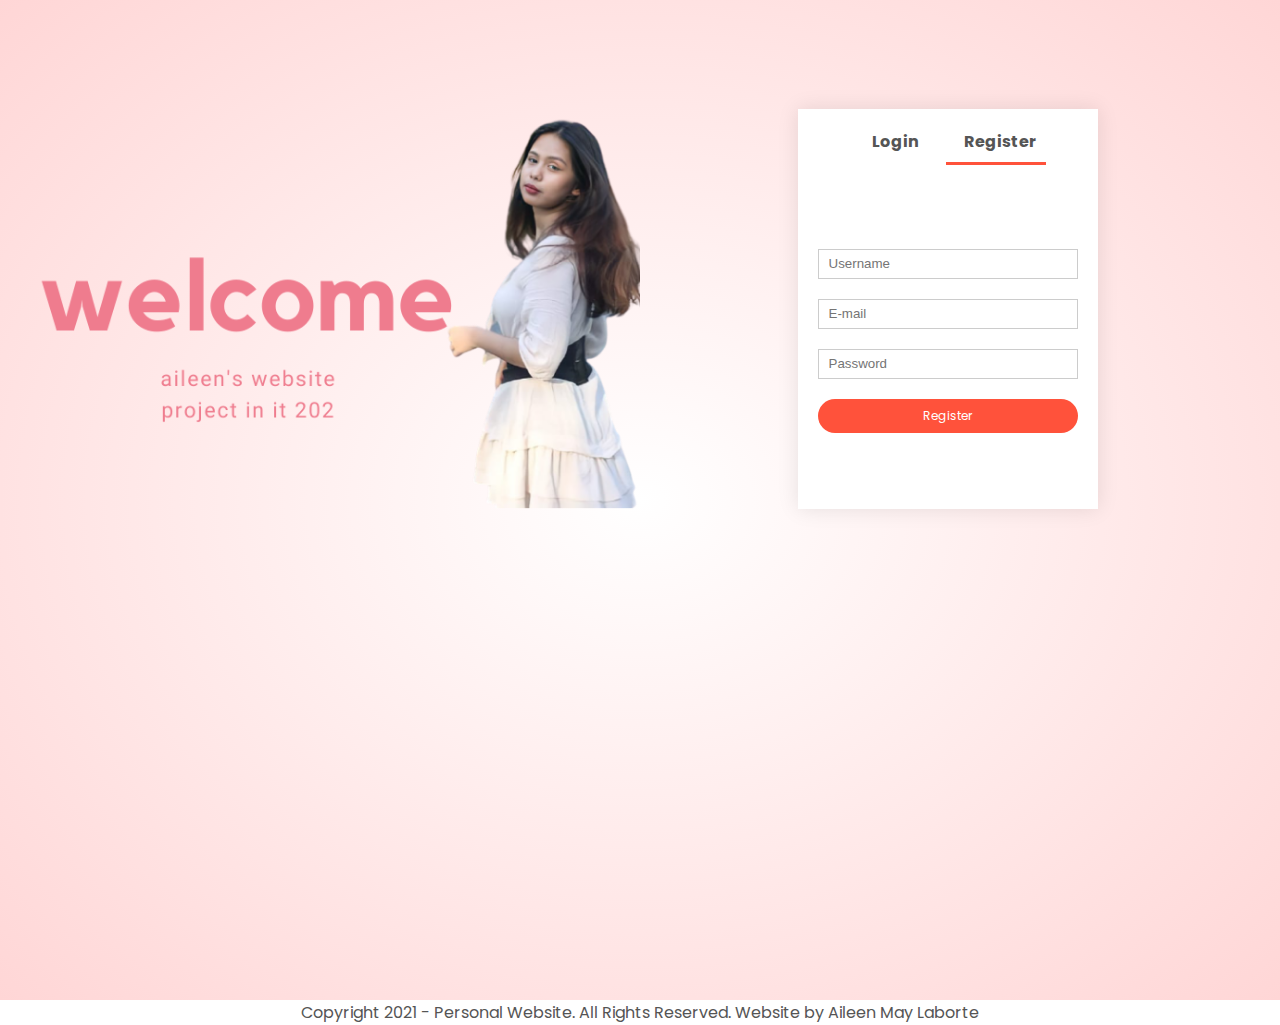
<file: Account.htm>
<!DOCTYPE html>
<html lang="en">
<head>
	<meta charset="UTF-8">
	<title>LOG IN</title>
	<link rel="stylesheet" href="css/stylee.css">
	<link href="https://fonts.googleapis.com/css2?family=Poppins:wght@300;400;500;600;700&display=swap" 
	rel="stylesheet">
	<link rel="stylesheet" href="https://stackpath.bootstrapcdn.com/font-awesome/4.7.0/css/font-awesome.min.css">
</head>
<body>
	

	
	
<div class="account-page">
<div class="container">
<div class="row">
<div class="col-2">
<img src="img/you! (3).png" width="100%">
</div>

<div class="col-2">
<div class="form-container">

<div class="form-btn">
<span onclick="login()">Login</span>
<span onclick="register()
">Register</span>
<hr id="Indicator">
</div>

<form id="LoginForm">
<input type="text" placeholder="Username">
<input type="password" placeholder="Password">
<a button type="submit" class="btn" href="index.html">Login</button> </a>
<a href="">Forgot Password</a>
</form>

<form id="RegForm">
<input type="text" placeholder="Username">
<input type="email" placeholder="E-mail">
<input type="password" placeholder="Password">
<a button type="submit" class="btn" href="index.html">Register</button> </a>

</form>

</div>
</div>

</div>
</div>
</div>
	
	
	
	
	<div class="footer">
	<div class="container">
	
	<p class="copyright">Copyright 2021 - Personal Website. All Rights Reserved. Website by Aileen May Laborte</p>
	</div>
	</div>
	
	<script>
	var LoginForm = document.getElementById("LoginForm");
	var RegForm = document.getElementById("RegForm");
	var Indicator = document.getElementById("Indicator");
	
	function register(){
		RegForm.style.transform = "translateX(0px)";
		LoginForm.style.transform = "translateX(0px)";
		Indicator.style.transform = "translateX(100px)";

	}
	
	function login(){
		RegForm.style.transform = "translateX(300px)";
		LoginForm.style.transform = "translateX(300px)";
		Indicator.style.transform = "translateX(0px)";

	}
	
	</script>
	
</body>
</html>
</file>
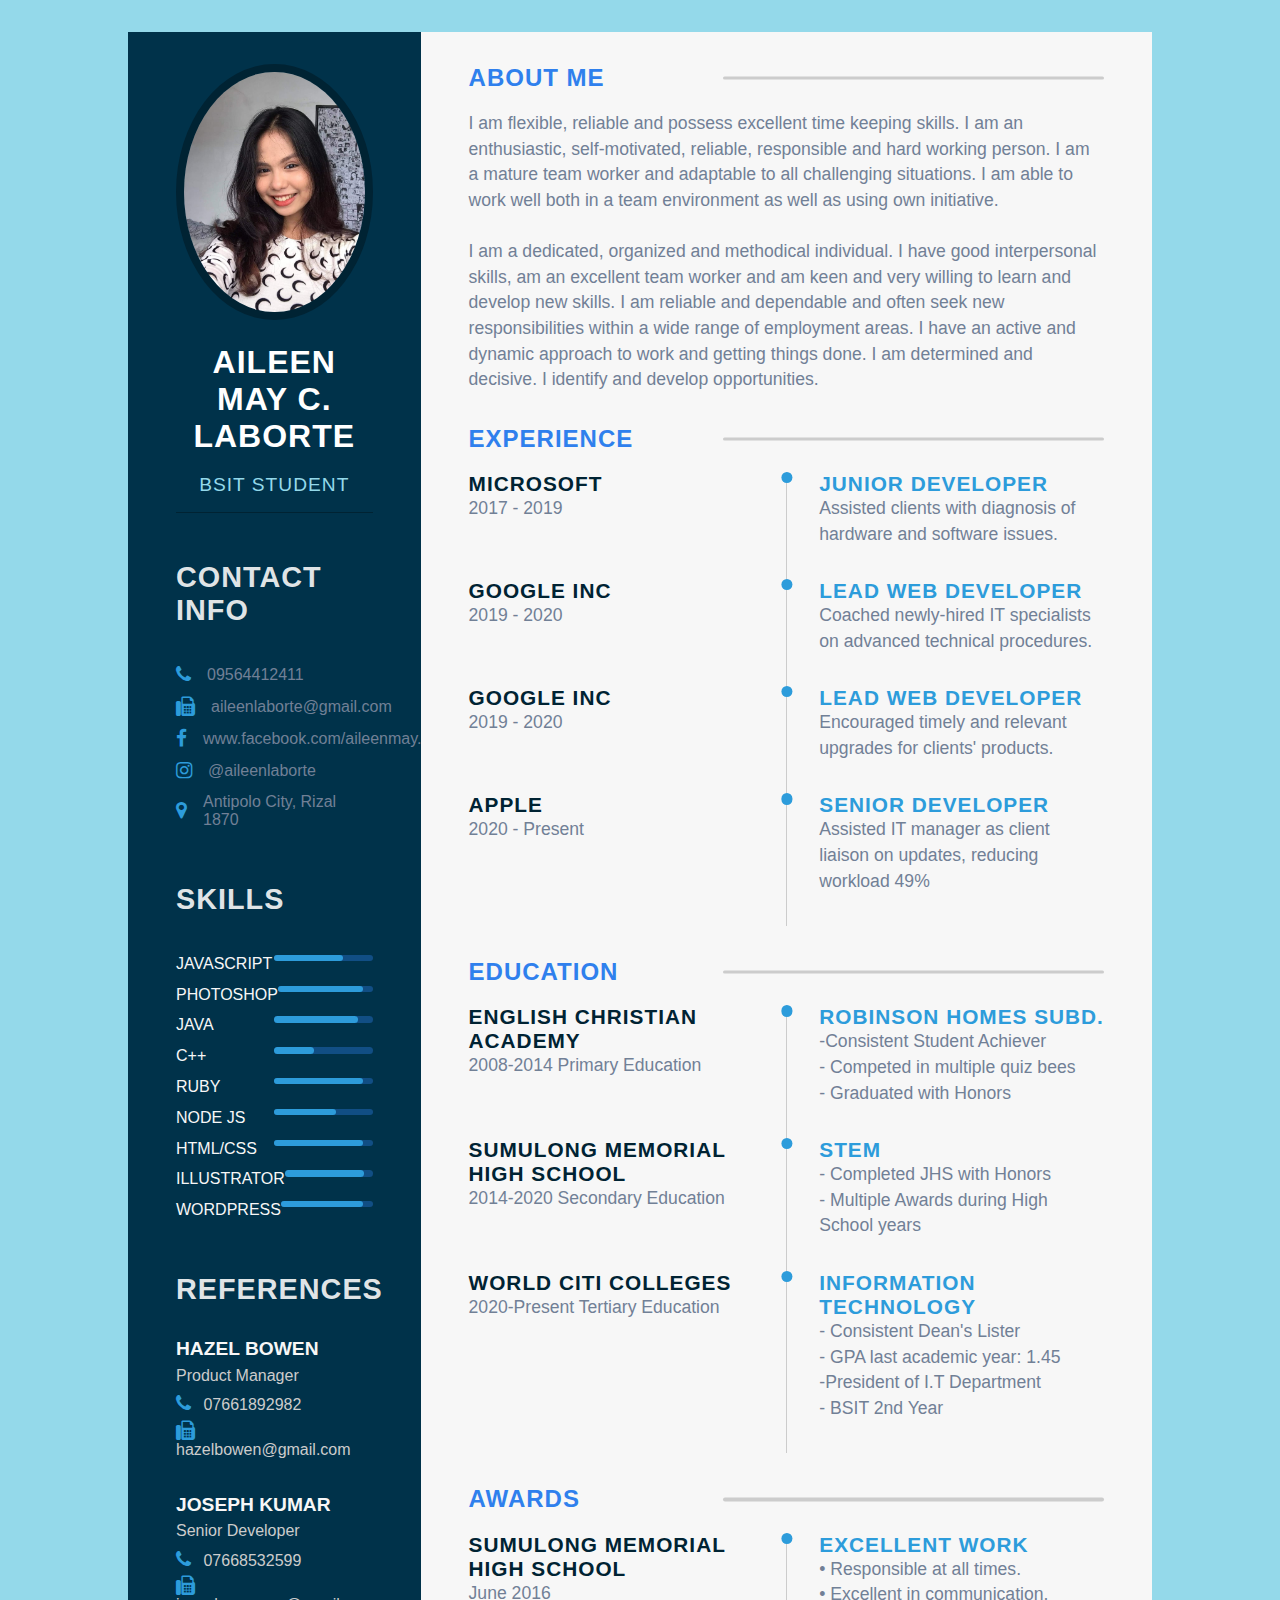
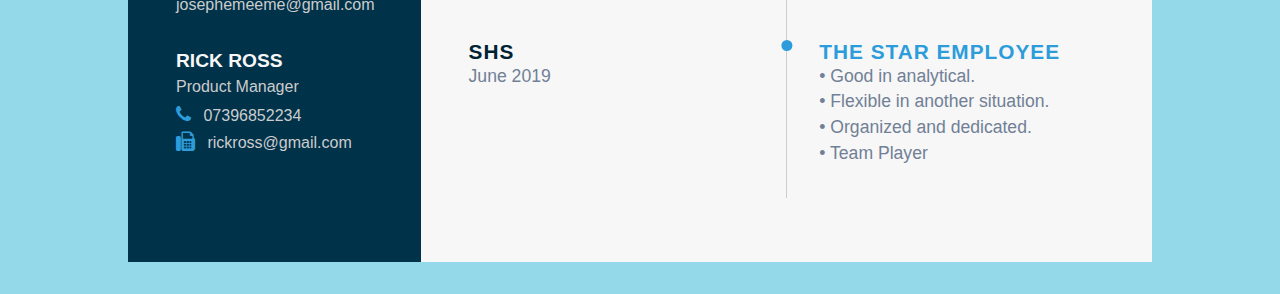
<file: CV.html>
<!DOCTYPE html>
<html lang="en">
<head>
    <meta charset="UTF-8">
    <meta http-equiv="X-UA-Compatible" content="IE=edge">
    <meta name="viewport" content="width=device-width, initial-scale=1.0">
    <title>Resume</title>
    <link rel="preconnect" href="https://fonts.gstatic.com">
    <link rel="stylesheet" href="css/styles.css">
    <link href="https://fonts.googleapis.com/css2?family=Poppins:wght@100;300;400;600&display=swap" rel="stylesheet">
    <link rel="stylesheet" href="https://cdnjs.cloudflare.com/ajax/libs/font-awesome/4.7.0/css/font-awesome.min.css">
</head>
<body>
    <main class="main-content">
        <section class="left-section">
            <div class="left-content">
                <div class="profile">
                    <div class="image">
                        <img src="img/fresh.jpg" alt="">
                    </div>
                    <h2 class="name">Aileen May C. Laborte</h2>
                    <p class="career">BSIT Student</p>
                </div>
                <div class="contact-info">
                    <h3 class="main-title">Contact Info</h3>
                    <ul>
                        <li>
                            <i class="fa fa-phone"></i>
                            09564412411
                        </li>
                        <li>
                            <i class="fa fa-fax"></i>
                            aileenlaborte@gmail.com
                        </li>
                        
                        <li>
                            <i class="fa fa-facebook"></i>
                            www.facebook.com/aileenmay.laborte
                        </li>
                        <li>
                            <i class="fa fa-instagram"></i>
                            @aileenlaborte
                        </li>
                        <li>
                            <i class="fa fa-map-marker"></i>
                            Antipolo City, Rizal 1870
                        </li>
                    </ul>
                </div>
                <div class="skills-section">
                    <h3 class="main-title">Skills</h3>
                    <ul>
                        <li>
                            <p class="skill-title">Javascript</p>
                            <div class="progress-bar">
                                <div class="progress js-progress"></div>
                            </div>
                        </li>
                        <li>
                            <p class="skill-title">Photoshop</p>
                            <div class="progress-bar">
                                <div class="progress ps-progress"></div>
                            </div>
                        </li>
                        <li>
                            <p class="skill-title">Java</p>
                            <div class="progress-bar">
                                <div class="progress j-progress"></div>
                            </div>
                        </li>
                        <li>
                            <p class="skill-title">C++</p>
                            <div class="progress-bar">
                                <div class="progress c-progress"></div>
                            </div>
                        </li>
                        <li>
                            <p class="skill-title">Ruby</p>
                            <div class="progress-bar">
                                <div class="progress ps-progress"></div>
                            </div>
                        </li>
                        <li>
                            <p class="skill-title">Node js</p>
                            <div class="progress-bar">
                                <div class="progress n-progress"></div>
                            </div>
                        </li>
                        <li>
                            <p class="skill-title">html/css</p>
                            <div class="progress-bar">
                                <div class="progress ps-progress"></div>
                            </div>
                        </li>
                        <li>
                            <p class="skill-title">illustrator</p>
                            <div class="progress-bar">
                                <div class="progress ps-progress"></div>
                            </div>
                        </li>
                        <li>
                            <p class="skill-title">Wordpress</p>
                            <div class="progress-bar">
                                <div class="progress ps-progress"></div>
                            </div>
                        </li>
                    </ul>
                </div>
                <div class="references-section">
                    <h3 class="main-title">References</h3>
                    <div class="referee">
                        <h6 class="sub-title">Hazel Bowen</h6>
                        <p class="sub-para">Product Manager</p>
                        <ul>
                            <li>
                                <i class="fa fa-phone"></i>
                                07661892982
                            </li>
                            <li>
                                <i class="fa fa-fax"></i>
                                hazelbowen@gmail.com
                            </li>
                        </ul>
                    </div>
                    <div class="referee">
                        <h6 class="sub-title">Joseph Kumar</h6>
                        <p class="sub-para">Senior Developer</p>
                        <ul>
                            <li>
                                <i class="fa fa-phone"></i>
                                07668532599
                            </li>
                            <li>
                                <i class="fa fa-fax"></i>
                                josephemeeme@gmail.com
                            </li>
                        </ul>
                    </div>
                    <div class="referee">
                        <h6 class="sub-title">Rick Ross</h6>
                        <p class="sub-para">Product Manager</p>
                        <ul>
                            <li>
                                <i class="fa fa-phone"></i>
                                07396852234
                            </li>
                            <li>
                                <i class="fa fa-fax"></i>
                                rickross@gmail.com
                            </li>
                        </ul>
                    </div>
                </div>
            </div>
        </section>
        <section class="right-section">
            <div class="right-main-content">
                <section class="about sect">
                    <h2 class="right-title">About Me</h2>
                    <p class="para">
                        I am flexible, reliable and possess excellent time keeping skills. I am an enthusiastic, self-motivated, reliable, responsible and hard working person. I am a mature team worker and adaptable to all challenging situations. I am able to work well both in a team environment as well as using own initiative. <br>
                        <br>
                        I am a dedicated, organized and methodical individual. I have good interpersonal skills, am an excellent team worker and am keen and very willing to learn and develop new skills. I am reliable and dependable and often seek new responsibilities within a wide range of employment areas. I have an active and dynamic approach to work and getting things done. I am determined and decisive. I identify and develop opportunities.
                    </p>
                </section>

                <section class="experince sect">
                    <h2 class="right-title">Experience</h2>
                    <div class="timeline">
                        <div class="left-tl-content">
                            <h5 class="tl-title">Microsoft</h5>
                            <p class="para">2017 - 2019</p>
                        </div>
                        <div class="right-tl-content">
                            <div class="tl-content">
                                <h5 class="tl-title-2">Junior Developer</h5>
                                <p class="para">
                                    Assisted clients with diagnosis of hardware and software issues.
                                </p>
                            </div>
                        </div>
                    </div>
                    <div class="timeline">
                        <div class="left-tl-content">
                            <h5 class="tl-title">Google Inc</h5>
                            <p class="para">2019 - 2020</p>
                        </div>
                        <div class="right-tl-content">
                            <div class="tl-content">
                                <h5 class="tl-title-2">Lead Web developer</h5>
                                <p class="para">
                                    Coached newly-hired IT specialists on advanced technical procedures.
                                </p>
                            </div>
                        </div>
                    </div>
                    <div class="timeline">
                        <div class="left-tl-content">
                            <h5 class="tl-title">Google Inc</h5>
                            <p class="para">2019 - 2020</p>
                        </div>
                        <div class="right-tl-content">
                            <div class="tl-content">
                                <h5 class="tl-title-2">Lead Web developer</h5>
                                <p class="para">
                                    Encouraged timely and relevant upgrades for clients' products.
                                </p>
                            </div>
                        </div>
                    </div>
                    <div class="timeline">
                        <div class="left-tl-content">
                            <h5 class="tl-title">Apple</h5>
                            <p class="para">2020 - Present</p>
                        </div>
                        <div class="right-tl-content">
                            <div class="tl-content">
                                <h5 class="tl-title-2">Senior Developer</h5>
                                <p class="para">
                                    Assisted IT manager as client liaison on updates, reducing workload 49%
                                </p>
                            </div>
                        </div>
                    </div>
                </section>
                <section class="education sect">
                    <h2 class="right-title">education</h2>
                    <div class="timeline">
                        <div class="left-tl-content">
                            <h5 class="tl-title">English Christian Academy</h5>
                            <p class="para">2008-2014 Primary Education</p>
                        </div>
                        <div class="right-tl-content">
                            <div class="tl-content">
                                <h5 class="tl-title-2">Robinson Homes Subd.</h5>
                                <p class="para">
                                    -Consistent Student Achiever <br>
					- Competed in multiple quiz bees <br>
					- Graduated with Honors

                                </p>
                            </div>
                        </div>
                    </div>
                    <div class="timeline">
                        <div class="left-tl-content">
                            <h5 class="tl-title">Sumulong Memorial High School</h5>
                            <p class="para">2014-2020 Secondary Education</p>
                        </div>
                        <div class="right-tl-content">
                            <div class="tl-content">
                                <h5 class="tl-title-2">STEM</h5>
                                <p class="para">
                                    - Completed JHS with Honors <br>
					- Multiple Awards during High School years

                                </p>
                            </div>
                        </div>
                    </div>
                    <div class="timeline">
                        <div class="left-tl-content">
                            <h5 class="tl-title">World Citi Colleges</h5>
                            <p class="para">2020-Present Tertiary Education	</p>
                        </div>
                        <div class="right-tl-content">
                            <div class="tl-content">
                                <h5 class="tl-title-2">Information Technology</h5>
                                <p class="para">
                                    - Consistent Dean's Lister <br>
					- GPA last academic year: 1.45 <br>
					-President of I.T Department <br>
					- BSIT 2nd Year <br>

                                </p>
                            </div>
                        </div>
                    </div>
                </section>
                <section class="awards sect">
                    <h2 class="right-title">Awards</h2>
                    <div class="timeline">
                        <div class="left-tl-content">
                            <h5 class="tl-title">Sumulong Memorial High School</h5>
                            <p class="para">June 2016</p>
                        </div>
                        <div class="right-tl-content">
                            <div class="tl-content">
                                <h5 class="tl-title-2">Excellent Work</h5>
                                <p class="para">
                                    •	Responsible at all times. <br>
•	Excellent in communication.

                                </p>
                            </div>
                        </div>
                    </div>
                    <div class="timeline">
                        <div class="left-tl-content">
                            <h5 class="tl-title">SHS</h5>
                            <p class="para">June 2019</p>
                        </div>
                        <div class="right-tl-content">
                            <div class="tl-content">
                                <h5 class="tl-title-2">The Star Employee</h5>
                                <p class="para">
                                    •	Good in analytical. <br>
•	Flexible in another situation. <br>
•	Organized and dedicated. <br>
•	Team Player <br> 

                                </p>
                            </div>
                        </div>
                    </div>
                </section>
            </div>
        </section>
    </main>
</body>
</html>
</file>
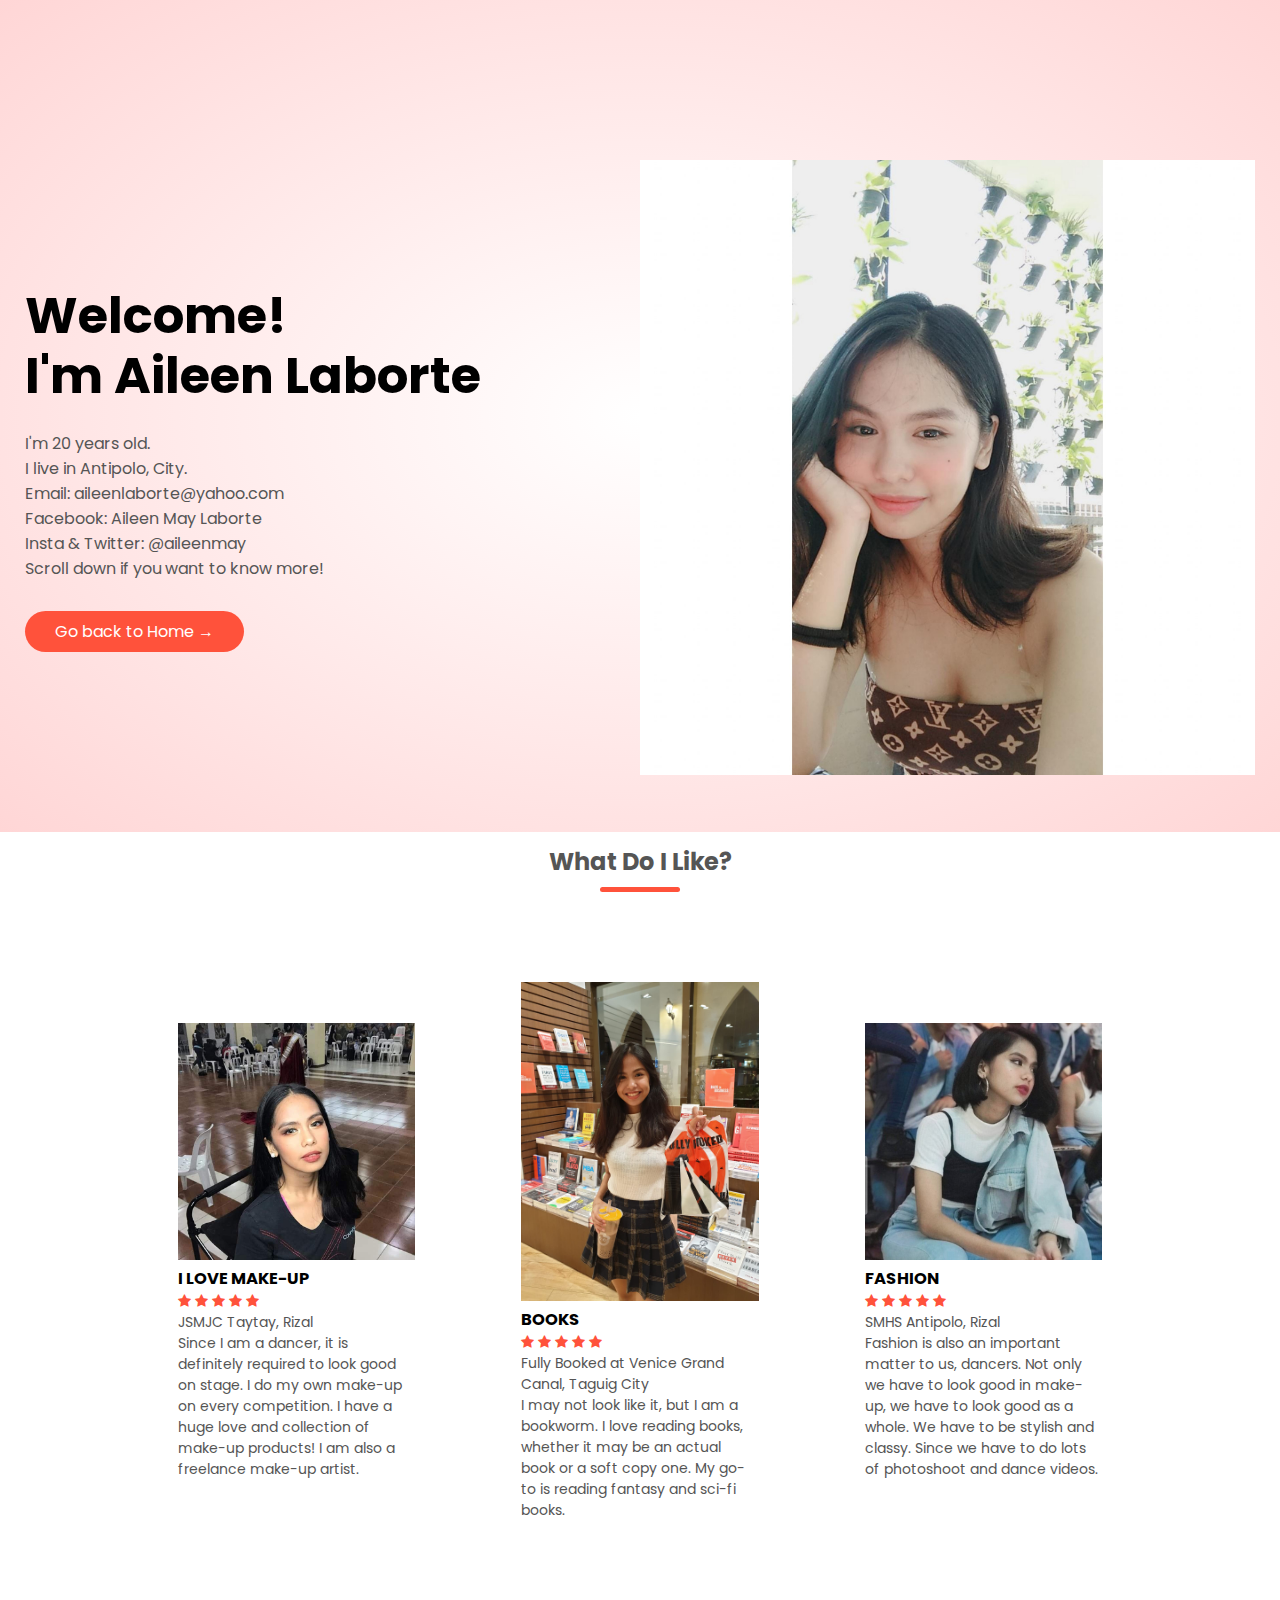
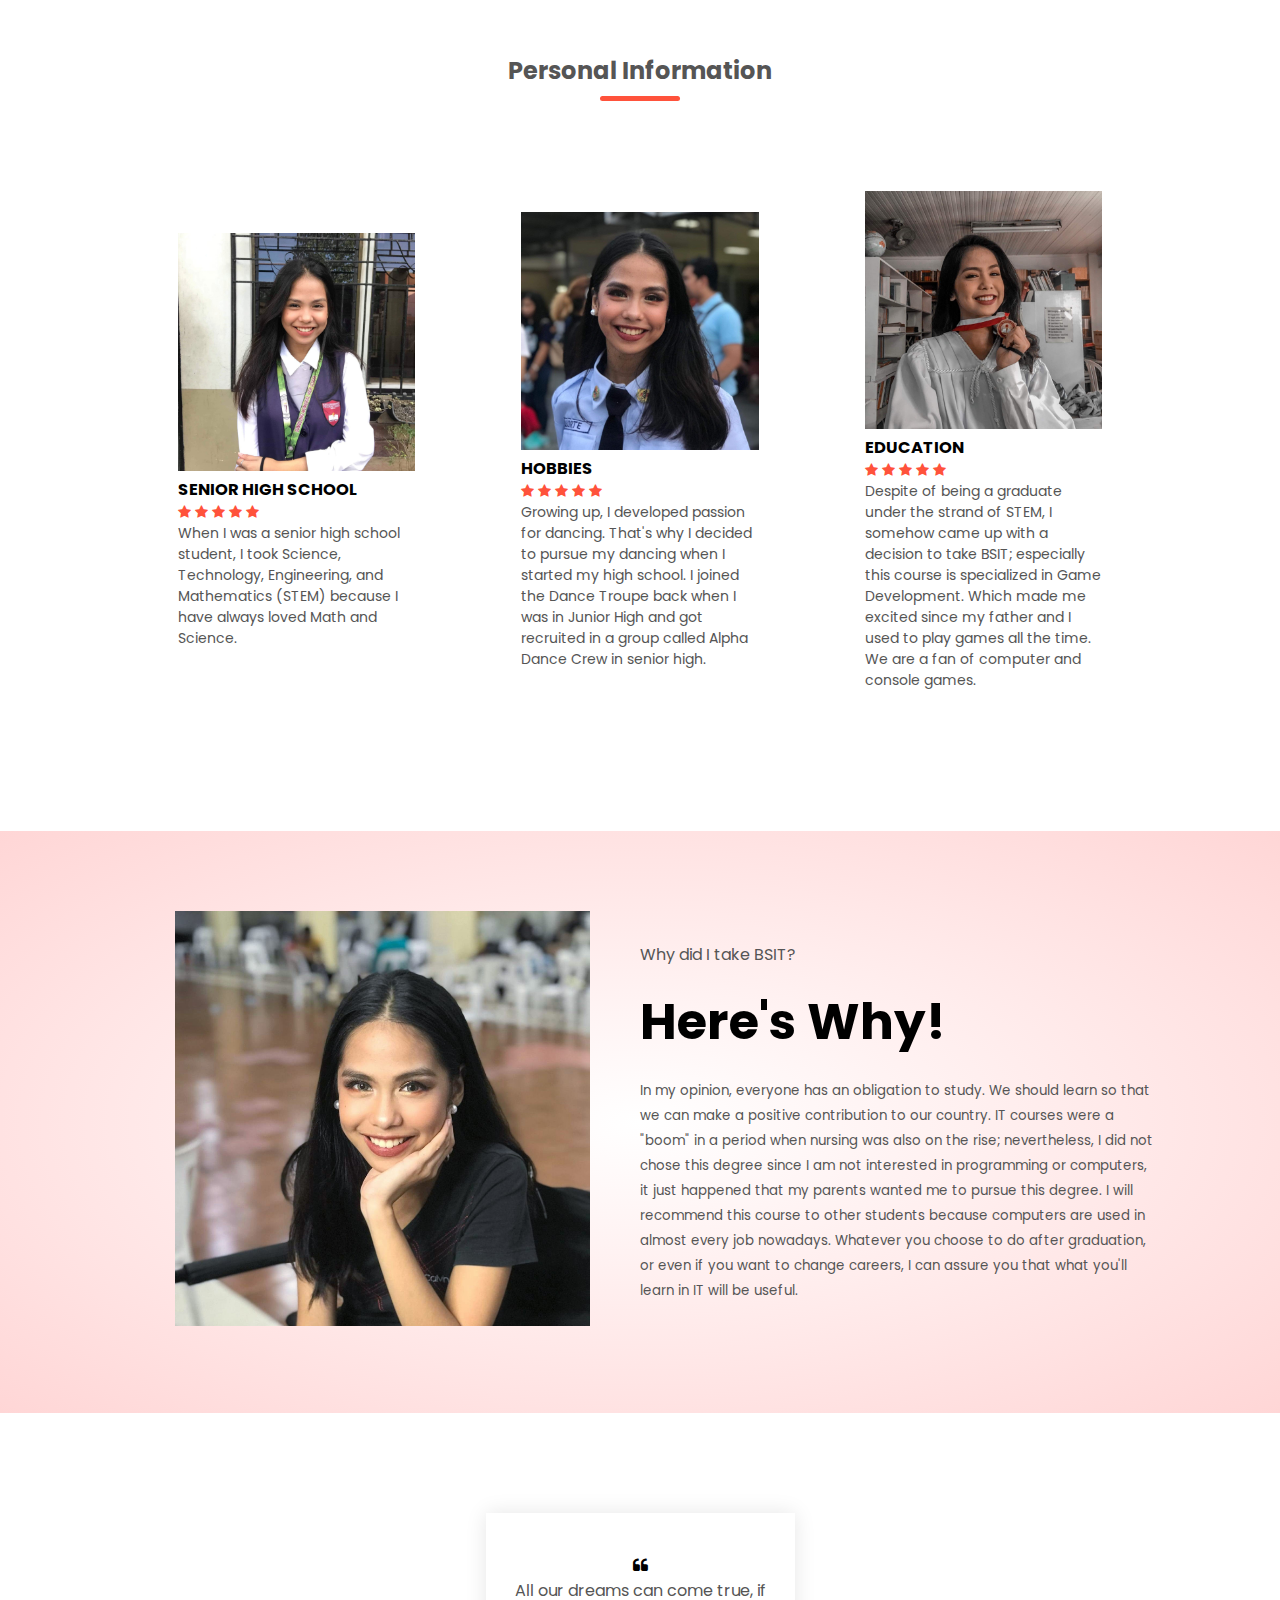
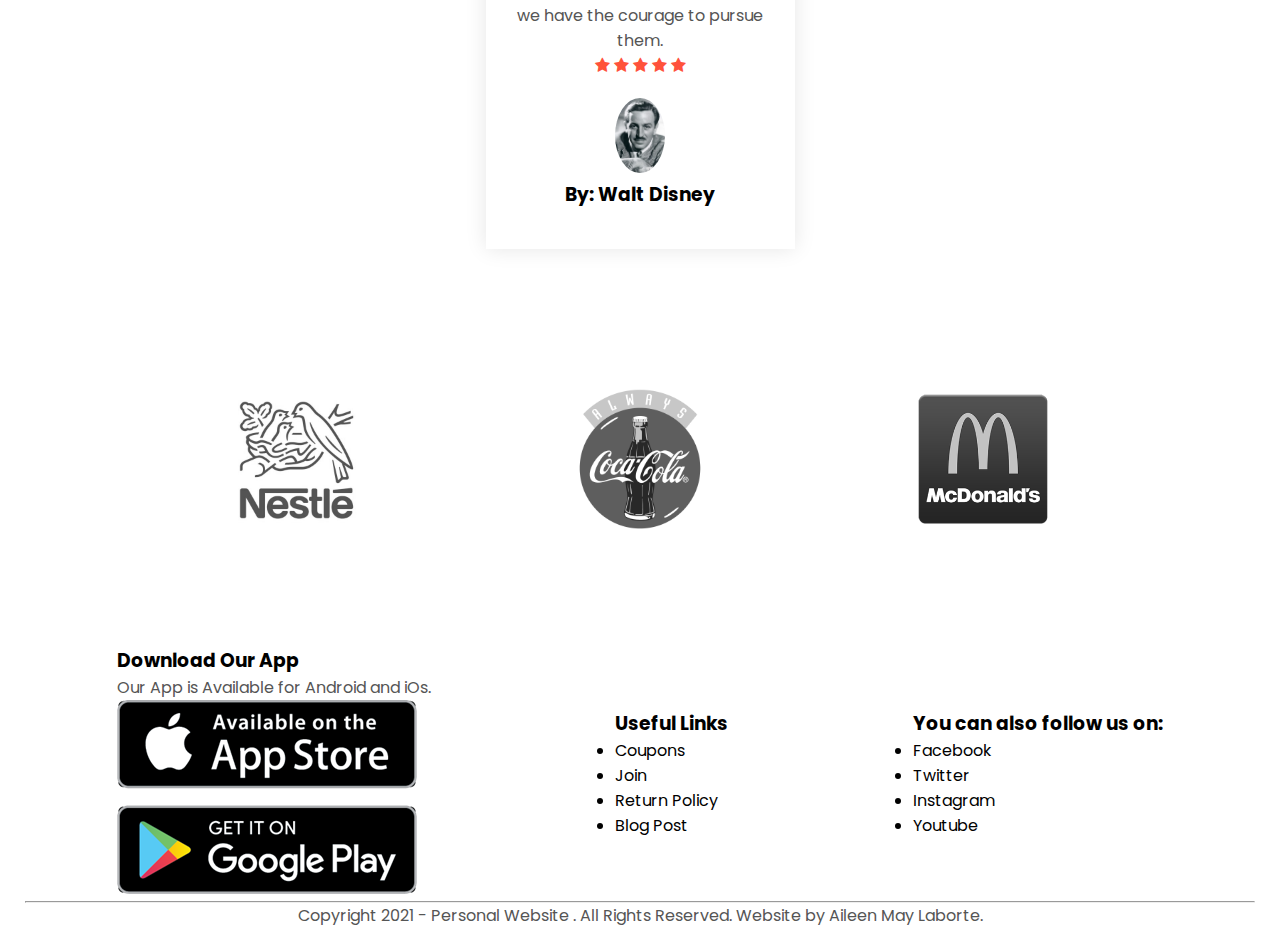
<file: Me.htm>
<!DOCTYPE html>
<html lang="en">
<head>
	<meta charset="UTF-8">
	<title>About Me</title>
	<link rel="stylesheet" href="css/stylee.css">
	<link href="https://fonts.googleapis.com/css2?family=Poppins:wght@300;400;500;600;700&display=swap" 
	rel="stylesheet">
	<link rel="stylesheet" href="https://stackpath.bootstrapcdn.com/font-awesome/4.7.0/css/font-awesome.min.css">
</head>
<body>
	<div class="header">
		
	<div class="container">
	<div class="navbar">
	<div class="logo">
</div>


</div>
	<div class="row">
		<div class="col-2">
			<h1>Welcome!<br> I'm Aileen Laborte</h1>
			<p>I'm 20 years old. <br> I live in Antipolo, City.<br>Email: aileenlaborte@yahoo.com<br>Facebook: Aileen May Laborte<br>Insta & Twitter: @aileenmay<br>Scroll down if you want to know more!</p>
			<a href="index.html" class="btn">Go back to Home &#8594</a>
		</div>
		<div class="col-2">
			<img src="img/me..png">
		</div>
	</div>
	</div>
</div>
	<!------------- featured categories ------------->
	
	
	<!------- featured products ------>
	<div class="small-container">
		<h2 class="title">What Do I Like?</h2>
		<div class="row">
		<div class="col-4">
		<img src="img/me1.png">
		<h3>I LOVE MAKE-UP</h3>
		<div class="rating">
		<i class="fa fa-star"></i>
		<i class="fa fa-star"></i>
		<i class="fa fa-star"></i>
		<i class="fa fa-star"></i>
		<i class="fa fa-star"></i>
		</div>
		<p>JSMJC Taytay, Rizal</p>
		<p>Since I am a dancer, it is definitely required to look good on stage. I do my own make-up on every competition. I have a huge love and collection of make-up products! I am also a freelance make-up artist.</p>
		
		</div>
		
		<div class="col-4">
		<img src="img/me9.png">
		<h3>BOOKS</h3>
		<div class="rating">
		<i class="fa fa-star"></i>
		<i class="fa fa-star"></i>
		<i class="fa fa-star"></i>
		<i class="fa fa-star"></i>
		<i class="fa fa-star"></i>
		</div>
		<p>Fully Booked at Venice Grand Canal, Taguig City</p>
		<p>I may not look like it, but I am a bookworm. I love reading books, whether it may be an actual book or a soft copy one. My go-to is reading fantasy and sci-fi books.</p>
		
		</div>
		
		<div class="col-4">
		<img src="img/me2.png">
		<h3>FASHION</h3>
		<div class="rating">
		<i class="fa fa-star"></i>
		<i class="fa fa-star"></i>
		<i class="fa fa-star"></i>
		<i class="fa fa-star"></i>
		<i class="fa fa-star"></i>
		</div>
		<p>SMHS Antipolo, Rizal</p>
		<p>Fashion is also an important matter to us, dancers. Not only we have to look good in make-up, we have to look good as a whole. We have to be stylish and classy. Since we have to do lots of photoshoot and dance videos.</p>
		
		</div>
		
	
		
		

		
		</div>
		
		<h2 class="title"><br>Personal Information</h2>
			<div class="row">
			<div class="col-4">
		<img src="img/me3.png">
		<h3>SENIOR HIGH SCHOOL</h3>
		<div class="rating">
		<i class="fa fa-star"></i>
		<i class="fa fa-star"></i>
		<i class="fa fa-star"></i>
		<i class="fa fa-star"></i>
		<i class="fa fa-star"></i>
		</div>
		<p>When I was a senior high school student, I took Science, Technology, Engineering, and Mathematics (STEM) because I have always loved Math and Science.</p>
		
		</div>
		
		<div class="col-4">
		<img src="img/me7.png">
		<h3>HOBBIES</h3>
		<div class="rating">
		<i class="fa fa-star"></i>
		<i class="fa fa-star"></i>
		<i class="fa fa-star"></i>
		<i class="fa fa-star"></i>
		<i class="fa fa-star"></i>
		</div>
		<p>Growing up, I developed passion for dancing. That's why I decided to pursue my dancing when I started my high school. I joined the Dance Troupe back when I was in Junior High and got recruited in a group called Alpha Dance Crew in senior high.</p>
		</div>
		
		<div class="col-4">
		<img src="img/me6.png">
		<h3>EDUCATION</h3>
		<div class="rating">
		<i class="fa fa-star"></i>
		<i class="fa fa-star"></i>
		<i class="fa fa-star"></i>
		<i class="fa fa-star"></i>
		<i class="fa fa-star"></i>
		</div>
		<p>Despite of being a graduate under the strand of STEM, I somehow came up with a decision to take BSIT; especially this course is specialized in Game Development. Which made me excited since my father and I used to play games all the time. We are a fan of computer and console games.</p>
		
		</div>
		

		
		</div>

		
		</div>

	
	
	</div>
	
	<!----------------- offer -------------------->
	<div class="offer">
	<div class="small-container">
	<div class="row">
	<div class="col-2">
	<img src="img/me4.png" class="offer-img">
	</div>
	<div class="col-2">
	<p>Why did I take BSIT?</p>
	<h1>Here's Why!</h1>
	<small>In my opinion, everyone has an obligation to study. We should learn so that we can make a positive contribution to our country. IT courses were a "boom" in a period when nursing was also on the rise; nevertheless, I did not chose this degree since I am not interested in programming or computers, it just happened that my parents wanted me to pursue this degree. I will recommend this course to other students because computers are used in almost every job nowadays. Whatever you choose to do after graduation, or even if you want to change careers, I can assure you that what you'll learn in IT will be useful.</small>
	</div>
	</div>
	</div>
	</div>
	
	<!-------------->
	
	<div class="testimonial">
	<div class="small-container">
	<div class="row">
	<div class="col-3">
	<i class="fa fa-quote-left"></i>
	<p>All our dreams can come true, if we have the courage to pursue them.</p>
	<div class="rating">
		<i class="fa fa-star"></i>
		<i class="fa fa-star"></i>
		<i class="fa fa-star"></i>
		<i class="fa fa-star"></i>
		<i class="fa fa-star"></i>
		</div>
	<img src="img/err.png">
	<h3>By: Walt Disney</h3>
	</div>
	
	
	</div>
	</div>
	</div>
	
	<div class="brands">
	<div class="small-container">
	<div class="row">
	<div class="col-5">
	<img src="img/nest.png" width="100px">
	</div>
	<div class="col-5">
	<img src="img/cc.png" width="100px">
	</div>
	<div class="col-5">
	<img src="img/mcdo.png" width="100px">
	</div>
	</div>
	</div>
	</div>
	
	<div class="footer">
	<div class="container">
	<div class="row">
	<div class="footer-col-1">
	<h3>Download Our App</h3>
	<p>Our App is Available for Android and iOs.</p>
	<img src="img/logos.png">
	</div>
	<div class="footer-col-3">
	<h3>Useful Links</h3>
	<ul>
	<li>Coupons</li>
	<li>Join </li>
	<li>Return Policy</li>
	<li>Blog Post</li>

	</ul>
	</div>
	<div class="footer-col-4">
	<h3>You can also follow us on:</h3>
	<ul>
	<li>Facebook</li>
	<li>Twitter</li>
	<li>Instagram</li>
	<li>Youtube</li>

	</ul>
	</div>
	</div>
	<hr>
	<p class="copyright">Copyright 2021 - Personal Website . All Rights Reserved. Website by Aileen May Laborte.</p>
	</div>
	</div>
	
</body>
</html>
</file>
<file: css/stylee.css>
*{
	margin: 0;
	padding: 0;
	box-sizing: border-box;
}

body{
font-family: 'Poppins', sans-serif;
}
.navbar{
	display: flex;
	align-items: center;
	padding: 20px;
}
nav{
	flex: 1;
	text-align: right;
}
nav ul{
	display: inline-block;
	list-style-type: none;
}
nav ul li{
	display: inline-block;
	margin-right: 20px;
}
a{
	text-decoration: none;
	color: #555;
}
p{
	color: #555;
}
.container{
	max-width: 1300px;
	margin: auto;
	padding-left: 25px;
	padding-right: 25px;
	}
.row{
	display: flex;
	align-items: center;
	flex-wrap: wrap;
	justify-content: space-around;
}
.col-2{
	flex-basis: 50%;
	min-width:300px;
}
.col-2 img{
	max-width: 100%;
	padding: 50px 0;
}
.col-2 h1{
	font-size: 50px;
	line-height: 60px;
	margin: 25px 0;
	}
.btn{
	display: inline-block;
	background: #ff523b;
	color: #fff;
	padding: 8px 30px;
	margin: 30px 0;
	border-radius: 30px;
	transition: background 0.5s;
}


.btn:hover{
	background: #563434;
}
.header{
	background: radial-gradient(#fff, #ffd6d6);
}
.header .row{
	margin-top: 70px;
}


.categories{
	margin: 70px 0;
}
.col-3{
	flex-basis: 30%;
	min-width: 250px;
	margin-bottom: 30px;
}
.col-3 img{
width: 100%;
}

.small-container{
	max-width: 1080px;
	margin: auto;
	padding-left: 25px;
	padding-right: 25px;
}

.col-4{
	flex-basis: 25%;
	padding: 10px;
	min-width: 200px;
	margin-bottom: 50px;
}

.col-4 img{
	width: 100%
}

.title{
	text-align: center;
	margin: 0 auto 80px; 
	position: relative;
	line-height: 60px;
	color: #555;
}

.title::after{
	content:'';
	background: #ff523b;
	width: 80px;
	height: 5px;
	border-radius: 5px;
	position: absolute;
	bottom: 0;
	left: 50%;
	transform: translateX(-50%);
	}
h4{
	color: #555;
	font-weight: bold;
}

.col-4{
	font-size:14px;
}

.rating .fa{
	color: #ff523b;
}

.offer{
	background: radial-gradient(#fff, #ffd6d6);
	
	margin-top: 80px;
	padding: 30px 0;
}

.col-2 .offer-img{
	padding: 50px;

}
small{
color: #555;
}

.testimonial{
padding-top: 100px;
}
.testimonial .col-3{
text-align: center;
padding: 40px 20px;
box-shadow: 0 0 20px 0px rgba(0,0,0,0.1);
cursor: pointer;
transition: transform 0.5s;
}
.testimonial .col-3 img{
width: 50px;
margin-top: 20px;
border-radius: 50%;
}

.testimonial .col-3:hover{
transform: translateY(-10px);
}


.brands{
margin: 100px auto;
}

.col-5{
width: 160px;
}

.col-5 img{
width: 100%;
cursor: pointer;
filter: grayscale(100%);
}
.copyright{
text-align: center;
}

.row-2{
justify-content: space-around;
margin: 100px auto 50px;
}

select{
border: 1px solid #ff523b;
padding: 5px;
}


select:focus{
outline: none;
}

.page-btn{
margin: 0 auto 80px;

}

.page-btn span{
display: inline-block;
border: 1px solid #ff523b;
margin-left: 10px;
width: 40px;
height: 40px;
text-align: center;
line-height: 40px;
cursor: pointer;
}


.page-btn span:hover{
background: #ff523b;
color: #fff;
}



.single-product{
margin-top: 80px;
}

.single-product .col-2 img{
padding: 0;
}

.single-product .col-2{
padding: 20px;
}




.single-product select{
display: block;
padding: 10px;
margin-top: 20px;
}

.single-product input{
width: 50px;
height: 40px;
padding-left: 10px;
font-size: 20px;
margin-right: 10px;
border: 1px solid #ff523b;
}


.cart-page{
margin: 80px auto;

}

table{
width: 100%;
border-collapse: collapse;
}

.cart-info{
display: flex;
flex-wrap: wrap;
}

th{
text-align: left;
padding: 5px;
color: #fff;
background: #ff523b;
font-weight: normal;
}

td{
padding: 10px 5px;
}

td input{
width: 40px;
height: 30px;
padding: 5px;

}


td a{
color: #ff523b;
font-size: 12px;

}

td img{
width: 250px;
height: 130px;
margin-right: 10px;
}

.total-price{
display: flex;
justify-content: flex-end;

}

.total-price table{
border-top: 3px solid #ff523b;
width: 100%;
max-width: 400px;

}


td:last-child{
text-align: right;
}

th:last-child{
text-align: right;
}

.account-page{

padding: 50px 0;
background: radial-gradient(#fff,#ffd6d6);
height: 1000px;
}

.form-container{
background: #fff;
width: 300px;
height: 400px;
position: relative;
text-align: center;
padding: 20px 0;
margin: auto;
box-shadow: 0 0 20px 0px rgba(0,0,0,0.1);
overflow: hidden;
}

.form-container span{
font-weight: bold;
padding: 0 10px;
color: #555;
cursor: pointer;
width: 100px;
display: inline-block;

}

.form-btn{
display: inline-block;
}

.form-container form{
max-width: 300px;
padding: 0 20px;
position: absolute;
top: 130px;
transition: transform 1s;
}

form input{
width: 100%;
height:30px;
margin: 10px 0;
padding: 0 10px;
border: 1px solid #ccc;
}


form .btn{
width: 100%;
border: none;
cursor: pointer;
margin: 10px 0;
}

form .btn:focus{
outline: none;
}





#LoginForm{
left: -300px;
}

#RegForm{
left: 0; 
}


form a{
font-size: 12px;
}

#Indicator{
width: 100px;
border: none;
background: #ff523b;
height: 3px;
margin-top: 8px;
transform: translateX(100px);
transition: transform 1s;
}
</file>
<file: css/styles.css>
*{
    padding: 0;
    margin: 0;
    box-sizing: border-box;
    list-style: none;
    font-family: 'Nunito', sans-serif;
}

body{
    background-color: #94D9EA;
}

.main-content{
    min-height: 100vh;
    width: 80%;
    margin: 2rem auto;
    display: grid;
    grid-template-columns: repeat(7, 1fr);
}

.left-section{
    grid-column: span 2;
    height: 100%;
    background-color: #00324A;
}
.right-section{
    grid-column: span 5;
    background-color: #f7f7f7;
    height: 100%;
}


.left-content{
    padding: 2rem 3rem;
}
.profile{
    width: 100%;
    border-bottom: 1px solid #002333;
}

.image{
    width: 100%;
    text-align: center;
}
.profile img{
    width: 100%;
    border-radius: 50%;
    border: 8px solid #002333;
    
}

.name{
    font-size: 2rem;
    color: white;
    text-align: center;
    text-transform: uppercase;
    letter-spacing: 1px;
    padding: 1.2rem 0;
}

.career{
    font-size: 1.2rem;
    color: #94D9EA;
    text-align: center;
    text-transform: uppercase;
    letter-spacing: 1px;
    padding-bottom: 1rem;
}

.main-title{
    font-size: 1.8rem;
    text-transform: uppercase;
    letter-spacing: 1px;
    color: #f7f7f7ec;
    padding-top: 3rem;
}

.contact-info ul{
    padding-top: 2rem;
}

.contact-info ul li{
    padding: .4rem 0;
    display: flex;
    align-items: center;
    color: #718096;
}
.contact-info ul li i{
    padding-right: 1rem;
    font-size: 1.2rem;
    color: #2D9CDB;
}

.skills-section ul{
    padding-top: 2rem;
}
.skills-section ul li{
    display: grid;
    grid-template-columns: repeat(2, 1fr);
    padding: .4rem 0;
}

.progress-bar{
    width: 100%;
    height: .4rem;
    background-color: #2f81ed5b;
    position: relative;
    border-radius: 12px;
}
.progress{
    height: 100%;
    position: absolute;
    left: 0;
    background-color: #2D9CDB;
    border-radius: 12px;
}
.js-progress{
    width: 70%;
}
.ps-progress{
    width: 90%;
}
.j-progress{
    width: 85%;
}
.c-progress{
    width: 40%;
}
.n-progress{
    width: 63%;
}
.w-progress{
    width: 78%;
}


.skill-title{
    text-transform: uppercase;
    color: #f7f7f7;
    font-size: 1rem;
}

.sub-title{
    padding-top: 2rem;
    font-size: 1.2rem;
    text-transform: uppercase;
    color: #f7f7f7;
}

.sub-para{
    color: #ccc;
    padding: .4rem 0;
}

.references-section li{
    color: #ccc;
    padding: .2rem 0;
}
.references-section li i{
    padding-right: .5rem;
    font-size: 1.2rem;
    color: #2D9CDB;
}

.right-main-content{
    padding: 2rem 3rem;
}


.right-title{
    letter-spacing: 1px;
    text-transform: uppercase;
    color: #2F80ED;
    margin-bottom: 1.2rem;
    position: relative;
}

.right-title::after{
    content: "";
    position: absolute;
    width: 60%;
    height: .2rem;
    background-color: #ccc;
    border-radius: 12px;
    right: 0;
    top: 50%;
    transform: translateY(-50%);
}

.para{
    line-height: 1.6rem;
    color: #718096;
    font-size: 1.1rem;
}

.sect{
    padding-bottom: 2rem;
}

.timeline{
    display: grid;
    grid-template-columns: repeat(2, 1fr);
}

.tl-title{
    letter-spacing: 1px;
    font-size: 1.3rem;
    color: #002333;
    text-transform: uppercase;
}
.tl-title-2{
    letter-spacing: 1px;
    font-size: 1.3rem;
    color: #2D9CDB;
    text-transform: uppercase;
}

.tl-content{
    border-left: 1px solid #ccc;
    padding-left: 2rem;
    position: relative;
    padding-bottom: 2rem;
}

.tl-title-2::before{
    content: "";
    position: absolute;
    width: .7rem;
    height: .7rem;
    background-color: #2D9CDB;
    border-radius: 50%;
    transform: translateX(-50%);
    left: 0;
}

/*Media Querries*/
@media screen and (max-width:823px){
    .right-title::after{
        width: 40%;
    }
}
@media screen and (max-width:681px){
    .right-title::after{
        width: 30%;
    }
}
@media screen and (max-width:780px){
    .timeline{
        grid-template-columns: repeat(1, 1fr);
    }
}
@media screen and (max-width:780px){
    .left-section{
        grid-column: span 3;
    }
    .right-section{
        grid-column: span 4;
    }
}
@media screen and (max-width:1200px){
    .main-content{
        grid-template-columns: repeat(1, 1fr);
    }
    .profile img{
        width: 40%;
    }
}
@media screen and (max-width:700px){
    .profile img{
        width: 60%;
    }
}
@media screen and (max-width:390px){
    .name{
        font-size: 1.5rem;
    }
}
</file>
